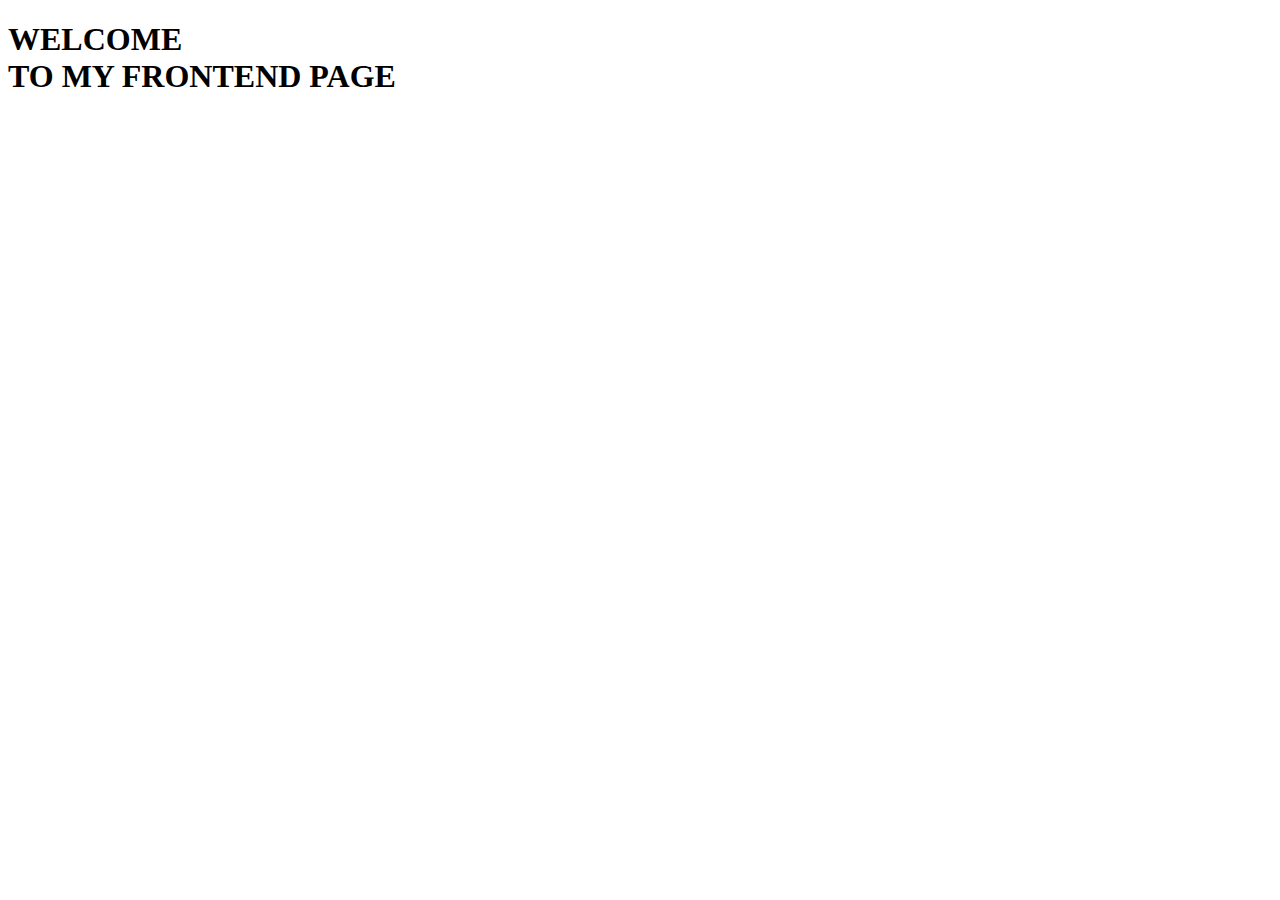
<file: index.html>
<!DOCTYPE html>
<html lang="en">
<head>
    <meta charset="UTF-8">
    <meta name="viewport" content="width=device-width, initial-scale=1.0">
    <title>Document</title>
</head>
<body>
    <h1>WELCOME<br> TO MY FRONTEND PAGE</h1>
</body>

</html>
</file>
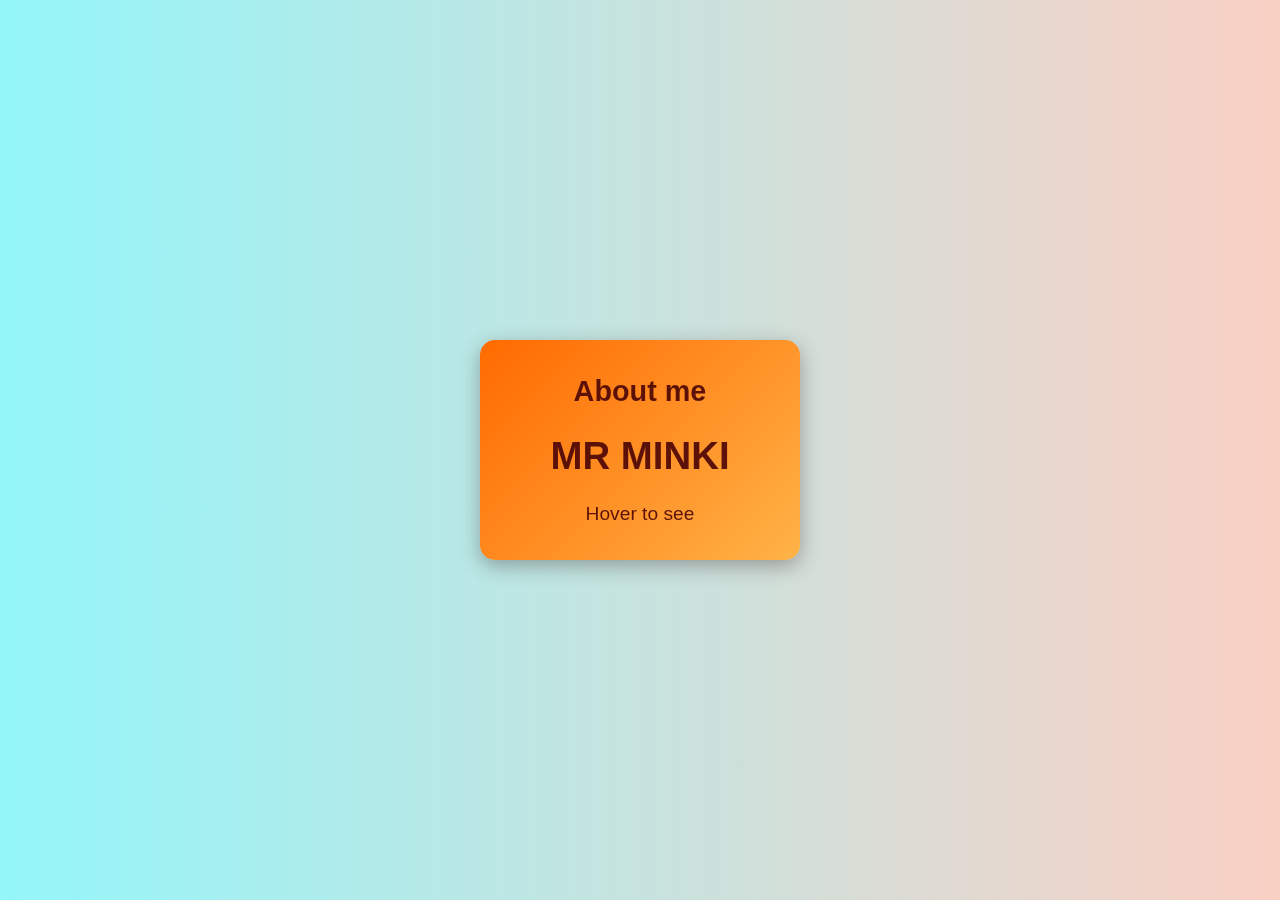
<file: 3d card animation.html>
<!DOCTYPE html>
<html lang="en">
<head>
  <meta charset="UTF-8">
  <meta name="viewport" content="width=device-width, initial-scale=1.0">
  <title>3D Flip Card</title>
  <link rel="stylesheet" href="3d card animation.css">
</head>
<body>
  <div class="card">
    <div class="card__inner">
      <!-- Front Side -->
      <div class="card__face card__face--front">
        <div>
          <h2>About me</h2>
          <h1>MR MINKI</h1>
          <p>Hover to see </p>
        </div>
      </div>
      <!-- Back Side -->
      <div class="card__face card__face--back">
        <div>
          <h2>WEB Developer</h2>
          <p>passionate in developing websites</p>
        </div>
      </div>
    </div>
  </div>
</body>
</html>
</file>
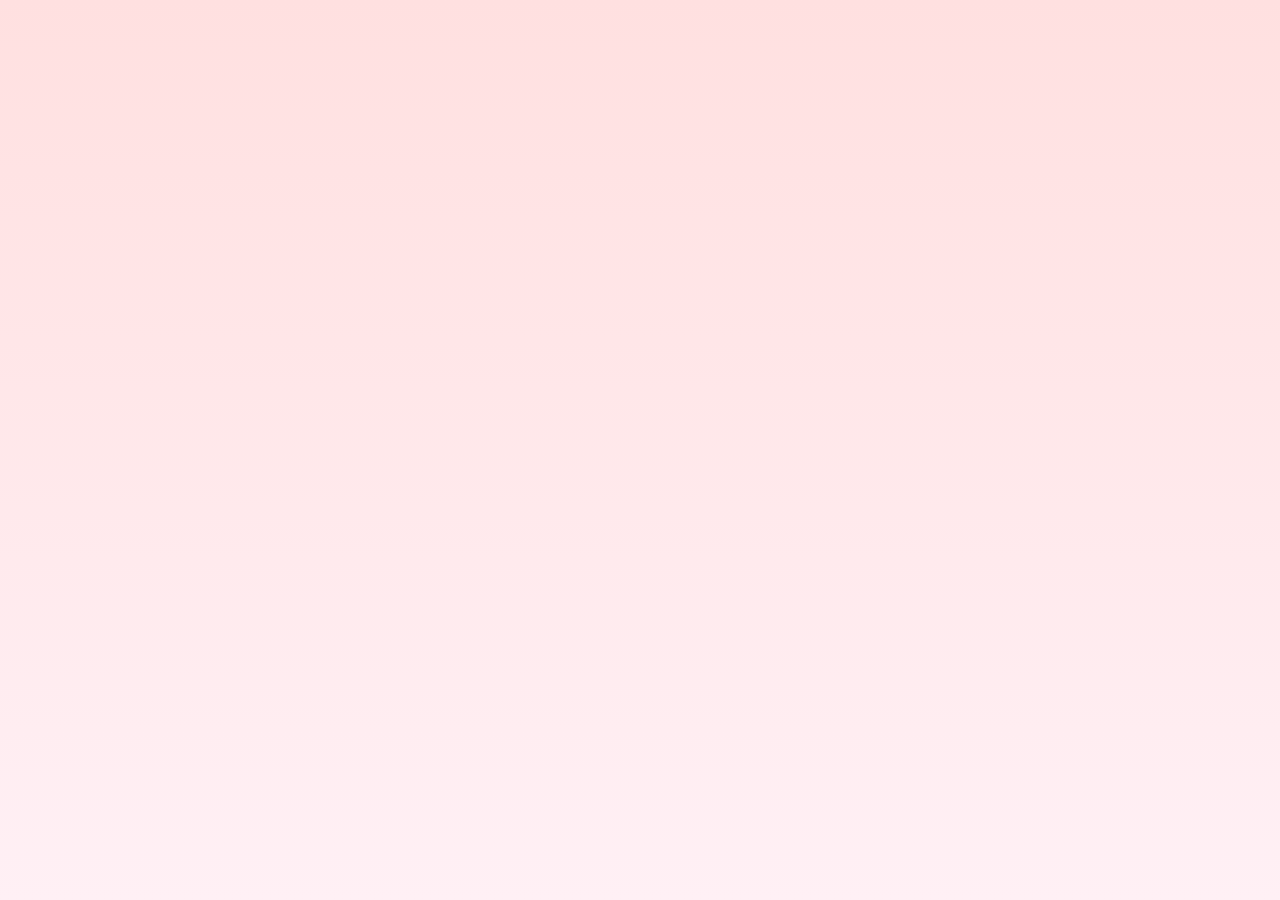
<file: cake.html>
<!DOCTYPE html>
<html lang="en">
<head>
  <meta charset="UTF-8">
  <meta name="viewport" content="width=device-width, initial-scale=1.0">
  <title>Cake Making Animation</title>
  <link rel="stylesheet" href="cake.css">
</head>
<body>
  <div class="cake">
    <div class="layer"></div>
    <div class="layer"></div>
    <div class="layer"></div>
    <div class="candle">
      <div class="flame"></div>
    </div>
  </div>
  <h2>🎉 Happy Birthday 🎉</h2>
</body>
</html>
</file>
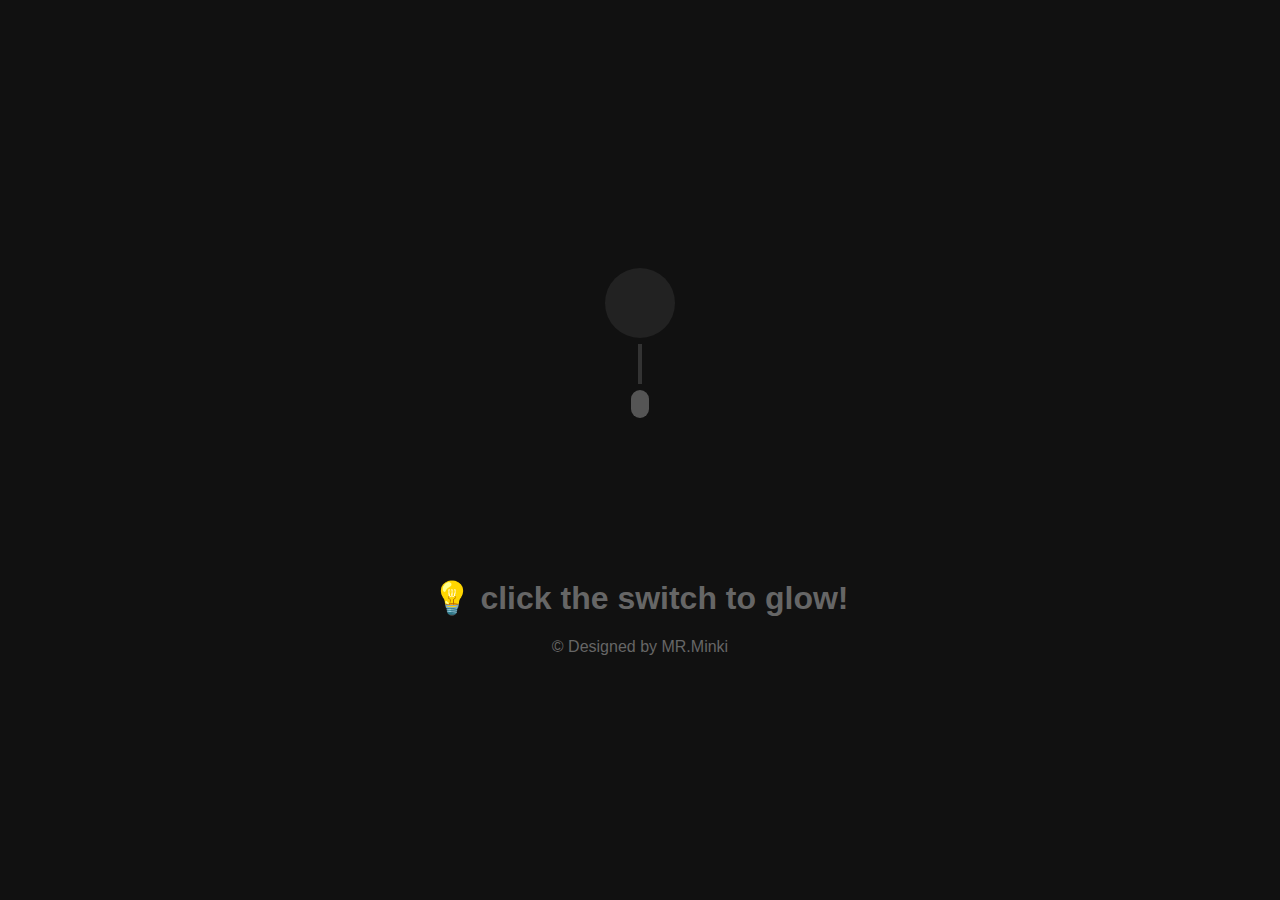
<file: click on light.html>
<!DOCTYPE html>
<html lang="en">
<head>
  <meta charset="UTF-8">
  <meta name="viewport" content="width=device-width, initial-scale=1.0">
  <title>Pull Light Switch</title>
  <link rel="stylesheet" href="click on light.css">
</head>
<body>
  <!-- Hidden switch -->
  <input type="checkbox" id="lightSwitch" hidden>
  
  <!-- Bulb with short cord -->
  <label for="lightSwitch" class="cord">
    <div class="bulb"></div>
    <div class="string"></div>
    <div class="knob"></div>
  </label>

  <!-- Room content -->
  <div class="room">
    <h1>💡 click the switch to glow!</h1>
    <!-- Footer -->
    <footer>
        <p>&copy; Designed by MR.Minki</p>
    </footer>
  </div>
</body>
</html>
</file>
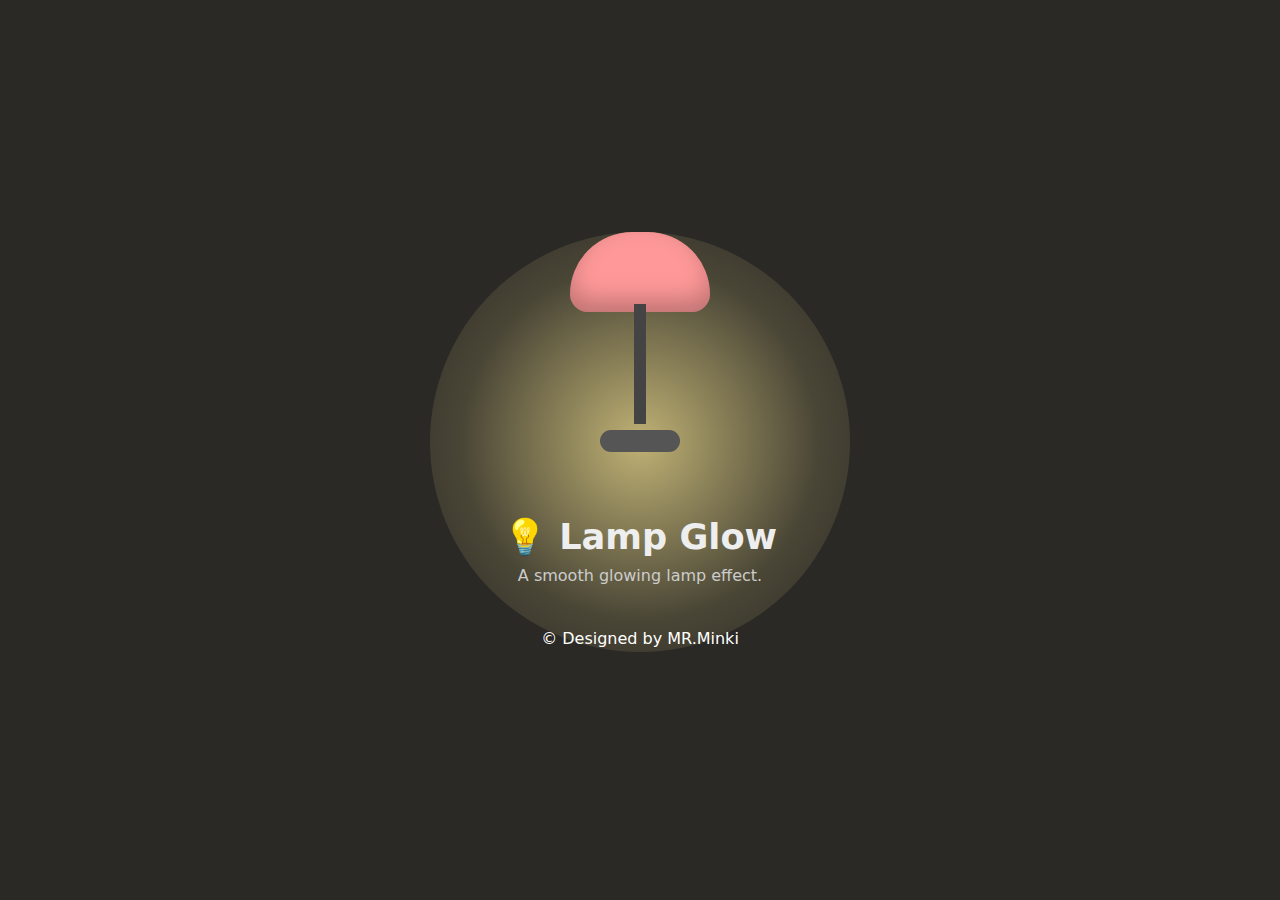
<file: lamp.html>
<!DOCTYPE html>
<html lang="en">
<head>
  <meta charset="UTF-8" />
  <meta name="viewport" content="width=device-width, initial-scale=1.0"/>
  <title>Lamp Glow Effect</title>
  <link rel="stylesheet" href="lamp.css"/>
</head>
<body>
  <main class="scene">
    <div class="lamp">
      <div class="lamp__glow"></div>
      <div class="lamp__shade"></div>
      <div class="lamp__stand"></div>
      <div class="lamp__base"></div>
    </div>
    <header class="text">
      <h1>💡 Lamp Glow</h1>
      <p>A smooth glowing lamp effect.</p>
    </header>
  <!-- Footer -->
    <footer>
        <p>&copy; Designed by MR.Minki</p>
    </footer>

  </main>
</body>
</html>
</file>
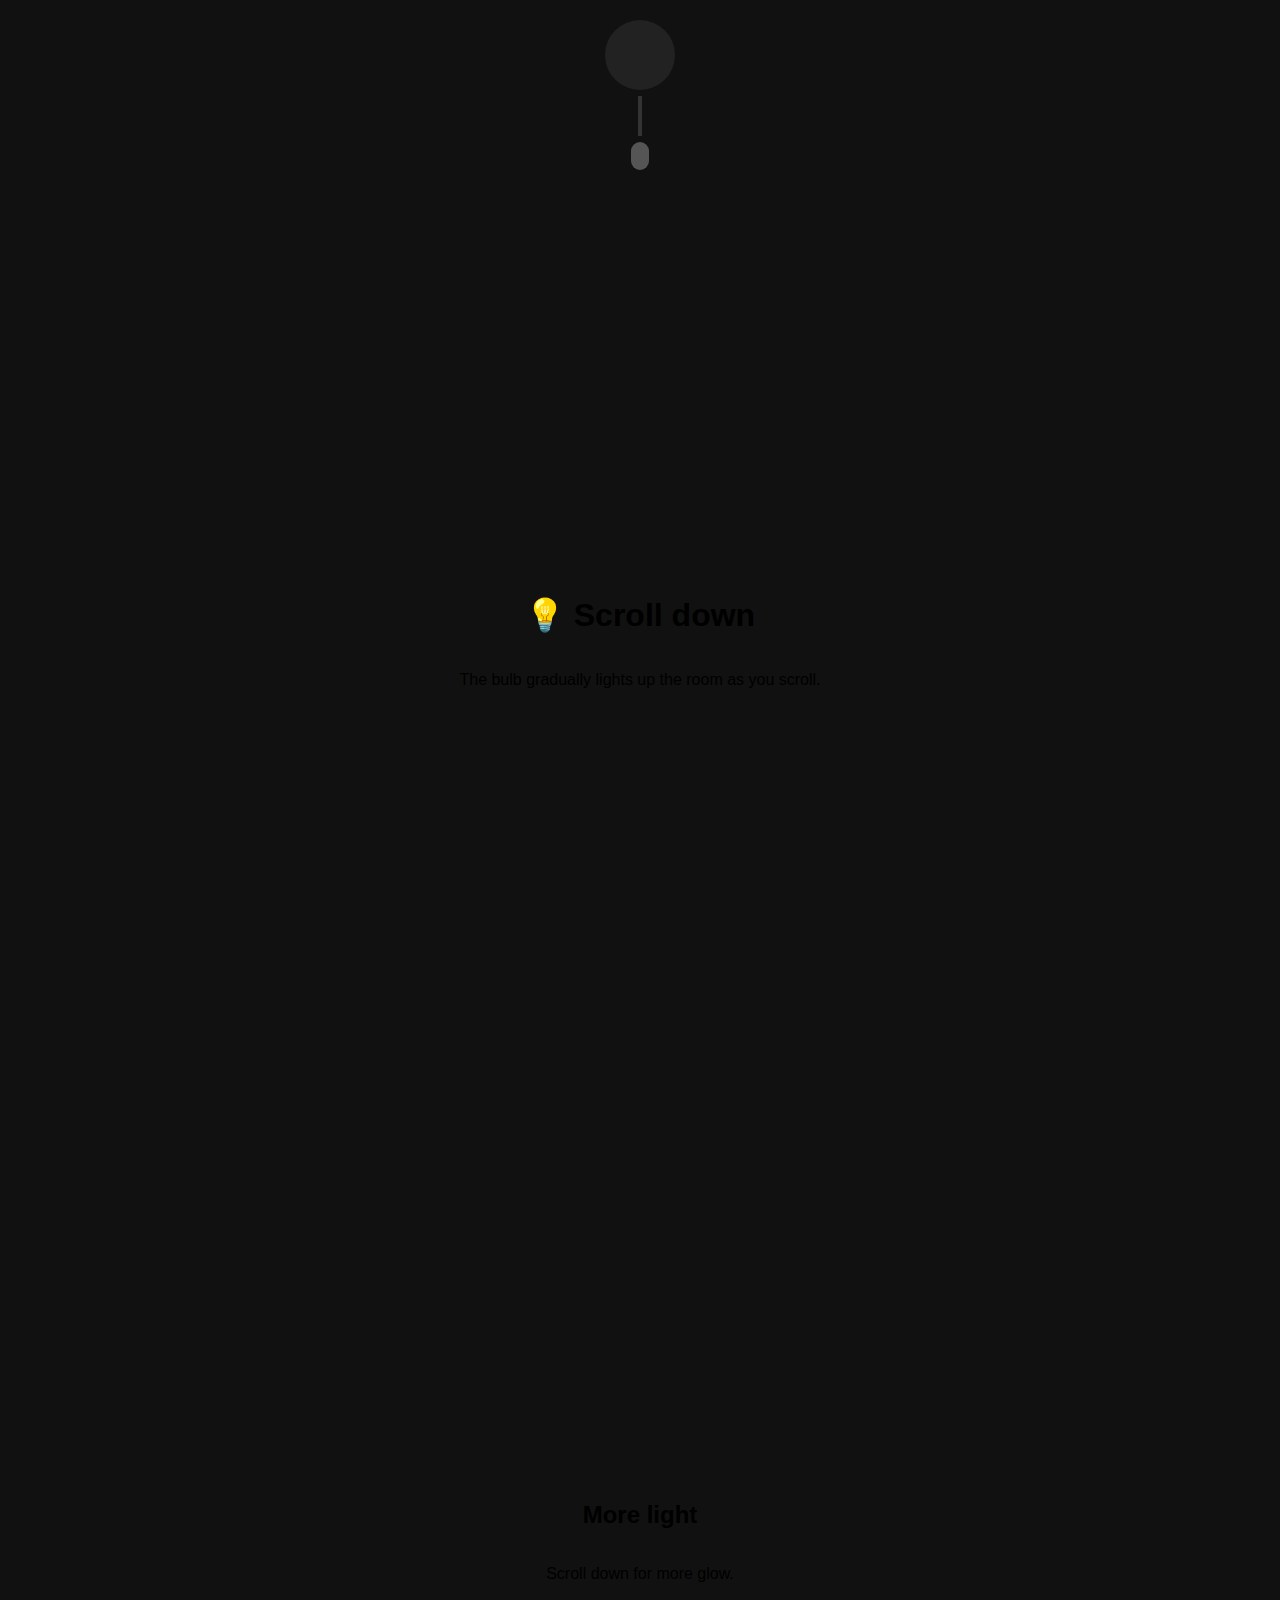
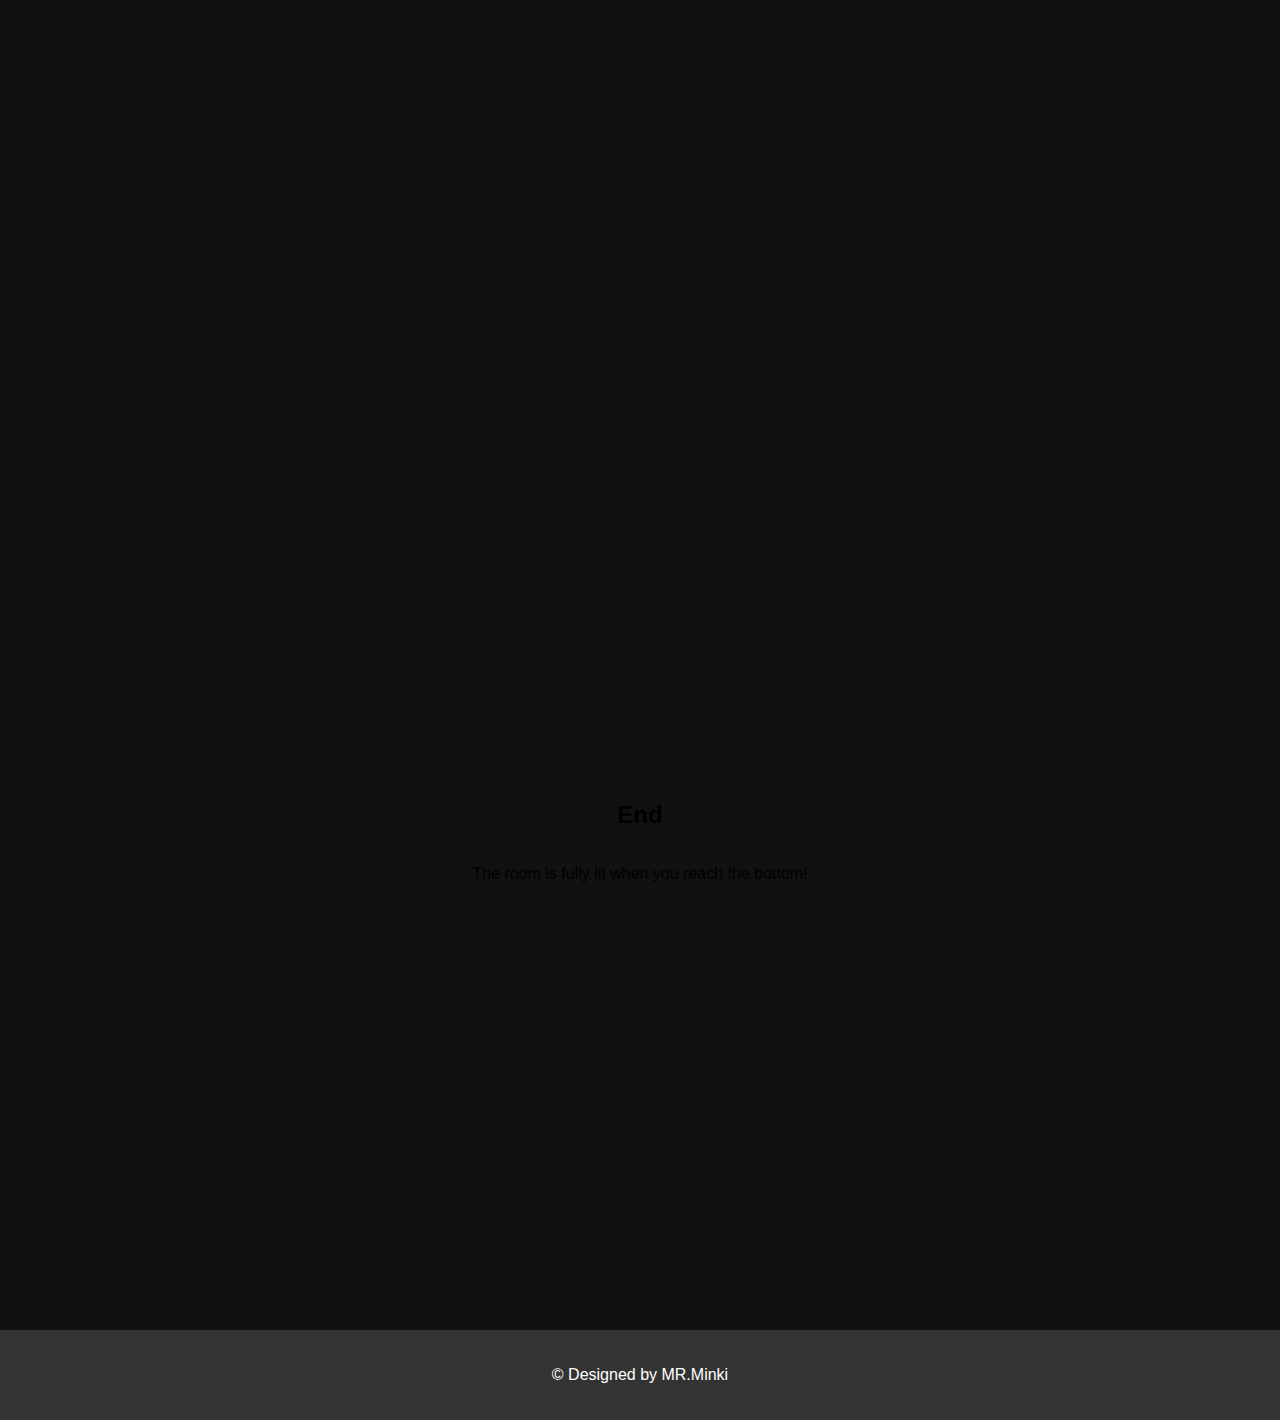
<file: light.html>
<!DOCTYPE html>
<html lang="en">
<head>
  <meta charset="UTF-8">
  <meta name="viewport" content="width=device-width, initial-scale=1.0">
  <title>Scroll to Glow</title>
  <link rel="stylesheet" href="light.css">
</head>
<body>
  <!-- Bulb -->
  <div class="cord">
    <div class="bulb" id="bulb"></div>
    <div class="string"></div>
    <div class="knob"></div>
  </div>

  <!-- Content -->
  <div class="room" id="room">
    <section>
      <h1>💡 Scroll down</h1>
      <p>The bulb gradually lights up the room as you scroll.</p>
    </section>
    <section>
      <h2>More light</h2>
      <p>Scroll down for more glow.</p>
    </section>
    <section>
      <h2>End</h2>
      <p>The room is fully lit when you reach the bottom!</p>
    </section>
  </div>
  <!-- Footer -->
    <footer>
        <p>&copy; Designed by MR.Minki</p>
    </footer>

  <script>
    const bulb = document.getElementById('bulb');
    const room = document.getElementById('room');

    window.addEventListener('scroll', () => {
      const scrollTop = window.scrollY;
      const docHeight = document.body.scrollHeight - window.innerHeight;
      const progress = Math.min(scrollTop / docHeight, 1); // 0 → 1

      // Glow intensity
      const brightness = Math.floor(40 + progress * 215);
      const glowColor = `rgb(${brightness}, ${brightness}, 80)`;

      // Bulb brightness
      bulb.style.background = glowColor;
      bulb.style.boxShadow = `
        0 0 ${20 + progress*100}px ${10 + progress*80}px rgba(255, 235, 59, ${0.6+0.4*progress})
      `;

      // Room radial glow
      room.style.background = `
        radial-gradient(circle at center 100px,
          rgba(255, 235, 59, ${progress}) 0%,
          rgba(20,20,20,1) ${20 + progress*80}%)
      `;

      // Text color (dark on bright, light on dark)
      const textColor = progress > 0.5 ? "#111" : "#eee";
      room.style.color = textColor;
    });
  </script>
</body>
</html>
</file>
<file: 3d card animation.css>
body {
  display: flex;
  justify-content: center;
  align-items: center;
  height: 100vh;
  background: linear-gradient(to right, #2eeef583, #fad0c4);
  font-family: Arial, sans-serif;
  margin: 0;
}

.card {
  width: 320px;
  height: 220px;
  perspective: 1000px; /* 3D depth */
}

.card__inner {
  width: 100%;
  height: 100%;
  position: relative;
  transform-style: preserve-3d;
  transition: transform 0.8s ease;
}

.card:hover .card__inner {
  transform: rotateY(180deg); /* flip */
}

.card__face {
  position: absolute;
  inset: 0;
  backface-visibility: hidden; /* ✅ hides hidden text */
  border-radius: 15px;
  display: flex;
  justify-content: center;
  align-items: center;
  padding: 20px;
  color: rgba(77, 6, 6, 0.914);
  font-size: 1.2rem;
  text-align: center;
  font-family: 'Segoe UI', Tahoma, Geneva, Verdana, sans-serif;
}

.card__face--front {
  background: linear-gradient(135deg, #ff6a00, #ffb347);
  box-shadow: 0 6px 20px rgba(63, 49, 49, 0.392);
}

.card__face--back {
  background: linear-gradient(135deg, #222, #134213ca);
  transform: rotateY(180deg);
  box-shadow: 0 6px 20px rgba(0,0,0,0.2);
}

h2 {
  margin: 0 0 10px;
}
p {
  margin: 0;
}
</file>
<file: cake.css>
body {
      display: flex;
      justify-content: center;
      align-items: center;
      height: 100vh;
      background: linear-gradient(to bottom, #ffe0e0, #fff0f5);
      margin: 0;
      font-family: Arial, sans-serif;
      overflow: hidden;
    }

    .cake {
      position: relative;
      width: 200px;
      height: 200px;
    }

    /* Cake Layers */
    .layer {
      position: absolute;
      width: 200px;
      height: 40px;
      background: #ffb347;
      border-bottom: 8px solid #e67a00;
      border-radius: 0 0 20px 20px;
      opacity: 0;
      transform: translateY(-100px);
      animation: drop 1s forwards;
    }
    .layer:nth-child(1) { bottom: 0; animation-delay: 0.5s; }
    .layer:nth-child(2) { bottom: 40px; animation-delay: 1.5s; }
    .layer:nth-child(3) { bottom: 80px; animation-delay: 2.5s; }

    @keyframes drop {
      to {
        opacity: 1;
        transform: translateY(0);
      }
    }

    /* Candle */
    .candle {
      position: absolute;
      bottom: 120px;
      left: 50%;
      transform: translateX(-50%);
      width: 20px;
      height: 60px;
      background: white;
      border-radius: 5px;
      box-shadow: inset 0 -5px #ff6347;
      opacity: 0;
      animation: appear 1s forwards;
      animation-delay: 3.5s;
    }

    /* Flame */
    .flame {
      position: absolute;
      top: -25px;
      left: 50%;
      transform: translateX(-50%);
      width: 20px;
      height: 30px;
      background: radial-gradient(circle, gold 40%, orange 60%, transparent 70%);
      border-radius: 50%;
      opacity: 0;
      animation: flameAppear 1s forwards 4.5s, flicker 0.15s infinite alternate 5.5s;
    }

    @keyframes appear {
      to { opacity: 1; }
    }

    @keyframes flameAppear {
      to { opacity: 1; }
    }

    @keyframes flicker {
      from {
        transform: translateX(-50%) scale(1);
        opacity: 0.9;
      }
      to {
        transform: translateX(-50%) scale(1.1);
        opacity: 0.6;
      }
    }

    /* Text */
    h2 {
      position: absolute;
      top: 85%;
      width: 100%;
      text-align: center;
      font-size: 2rem;
      color: #ff4081;
      text-shadow: 1px 1px 3px rgba(0,0,0,0.3);
      opacity: 0;
      animation: appear 2s forwards;
      animation-delay: 6s;
    }
</file>
<file: click on light.css>
/* General setup */
*{box-sizing:border-box}
html,body{
  margin:0;
  height:100%;
  font-family: Arial, sans-serif;
  background:#111; /* dark mode */
  color:#666;
  transition: background 0.8s ease, color 0.8s ease;
  display:flex;
  justify-content:center;
  align-items:center;
  flex-direction:column;
}

/* Content */
.room{
  text-align:center;
  margin-top:140px; /* push content below bulb */
  transition: color 0.8s ease;
}

/* Cord + bulb */
.cord{
  display:flex;
  flex-direction:column;
  align-items:center;
  cursor:pointer;
  margin-top:40px;
}

/* Short string */
.cord .string{
  width:4px;
  height:40px;   /* short cord */
  background:#333;
}

/* Knob */
.cord .knob{
  width:18px;
  height:28px;
  background:#555;
  border-radius:9px;
  margin-top:6px;
}

/* Bulb */
.cord .bulb{
  width:70px;
  height:70px;
  background:#222;
  border-radius:50%;
  margin-bottom:6px;
  transition:background 0.6s ease, box-shadow 0.6s ease;
}

/* Lights ON */
#lightSwitch:checked ~ .cord .bulb{
  background:#ffeb3b;
  box-shadow:0 0 25px 10px rgba(255,235,59,0.8),
             0 0 80px 20px rgba(255,235,59,0.5);
}
#lightSwitch:checked ~ .room{
  color:#edb8b8;
}
#lightSwitch:checked ~ body,
#lightSwitch:checked body{
  background:#fdf6e3;
  color:#222;
}
</file>
<file: lamp.css>
/* ========== Global Styles ========== */
:root {
  --lamp-color: #ff9999;
  --lamp-glow-strong: rgba(255, 235, 150, 0.7);
  --lamp-glow-weak: rgba(255, 235, 150, 0.15);
  --bg-dark: #262521fa;
  --stand-color: #444;
  --base-color: #555;
}

* { box-sizing: border-box; margin: 0; padding: 0; }
body {
  height: 100vh;
  display: flex;
  justify-content: center;
  align-items: center;
  background: var(--bg-dark);
  color: #eee;
  font-family: system-ui, Arial, sans-serif;
  text-align: center;
}

/* ========== Layout Container ========== */
.scene {
  display: flex;
  flex-direction: column;
  align-items: center;
  gap: 1.5rem;
}

/* ========== Lamp Parts ========== */
.lamp {
  position: relative;
  display: flex;
  flex-direction: column;
  align-items: center;
  width: 140px;
  height: 260px;
}

/* Glow effect behind lamp */
.lamp__glow {
  position: absolute;
  top: 0;
  left: 50%;
  transform: translate(-50%, 0);
  width: 420px;
  height: 420px;
  border-radius: 50%;
  background: radial-gradient(circle,
      var(--lamp-glow-strong) 0%,
      var(--lamp-glow-weak) 60%,
      transparent 100%);
  z-index: -1;
  animation: glow 3s ease-in-out infinite;
  transition: transform 0.4s ease, opacity 0.4s ease;
}

/* Lamp shade */
.lamp__shade {
  width: 140px;
  height: 80px;
  background: var(--lamp-color);
  border-radius: 70px 70px 20px 20px;
  box-shadow: inset 0 -12px 25px rgba(0, 0, 0, 0.25);
}

/* Stand */
.lamp__stand {
  width: 12px;
  height: 120px;
  background: var(--stand-color);
  margin-top: -8px;
}

/* Base */
.lamp__base {
  width: 80px;
  height: 22px;
  background: var(--base-color);
  border-radius: 12px;
  margin-top: 6px;
}

/* ========== Animation ========== */
@keyframes glow {
  0%, 100% {
    opacity: 0.55;
    transform: translate(-50%, 0) scale(1);
  }
  50% {
    opacity: 0.9;
    transform: translate(-50%, 0) scale(1.1);
  }
}

/* Hover effect: stronger glow */
.lamp:hover .lamp__glow {
  opacity: 1;
  transform: translate(-50%, 0) scale(1.2);
}

/* ========== Text Section ========== */
.text h1 {
  font-size: clamp(1.5rem, 3vw, 2.2rem);
  margin-bottom: 0.5rem;
}
.text p {
  font-size: 1rem;
  color: #ccc;
  max-width: 400px;
}

/* Footer */
footer {
    background-color: #33333300;
    color: white;
    text-align: center;
    padding: 20px 0;
}
</file>
<file: light.css>
*{box-sizing:border-box}
html,body{
  margin:0;
  height:100%;
  font-family: Arial, sans-serif;
  background:#111;
  transition: background 0.4s ease;
}

/* Bulb cord */
.cord{
  position:fixed;
  top:20px;
  left:50%;
  transform:translateX(-50%);
  display:flex;
  flex-direction:column;
  align-items:center;
  z-index:10;
}
.cord .string{
  width:4px;
  height:40px;
  background:#333;
}
.cord .knob{
  width:18px;
  height:28px;
  background:#555;
  border-radius:9px;
  margin-top:6px;
}
.bulb{
  width:70px;
  height:70px;
  background:#222;
  border-radius:50%;
  margin-bottom:6px;
  transition: background 0.3s ease, box-shadow 0.3s ease;
}

/* Room */
.room{
  margin-top:150px;
  padding:40px;
  min-height:100vh;
  transition: background 0.4s ease, color 0.4s ease;
}
section{
  min-height:100vh;
  display:flex;
  flex-direction:column;
  justify-content:center;
  align-items:center;
  text-align:center;
}
/* Footer */
footer {
    background-color: #333;
    color: white;
    text-align: center;
    padding: 20px 0;
}
</file>
